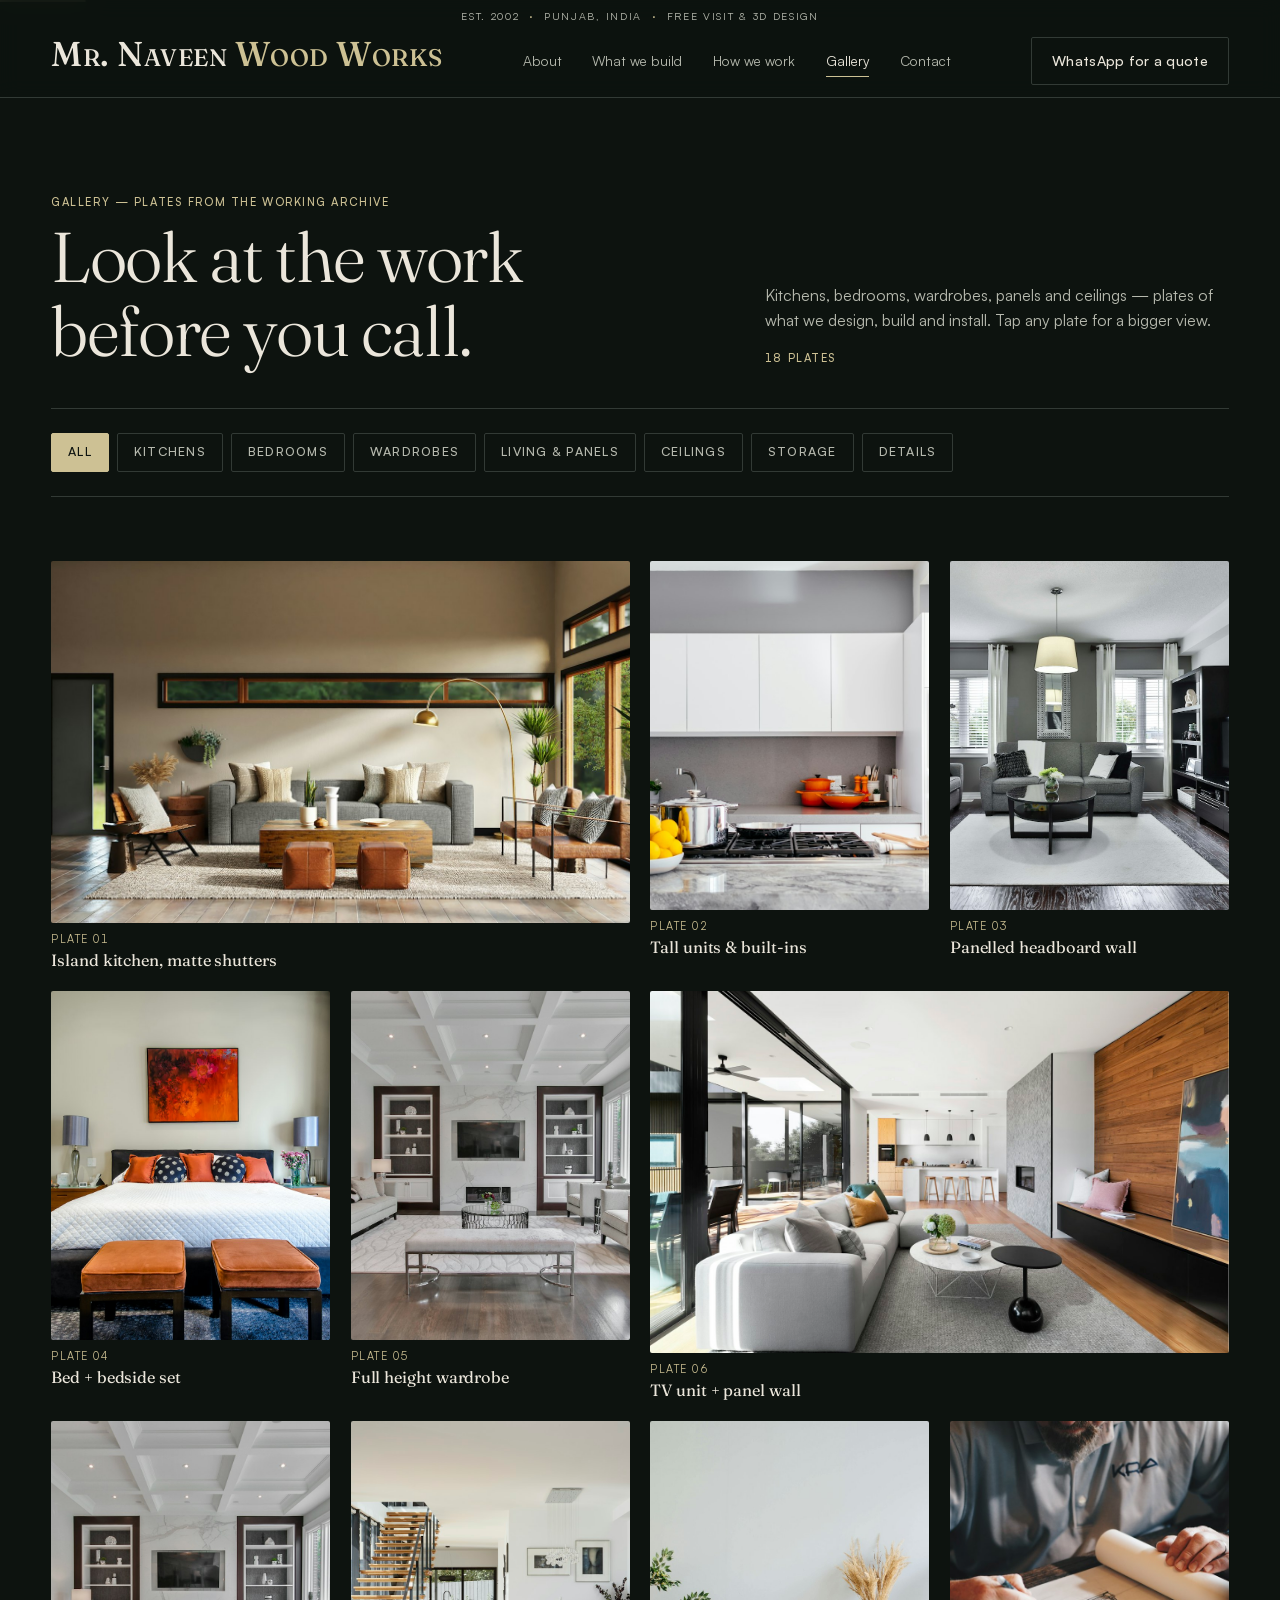
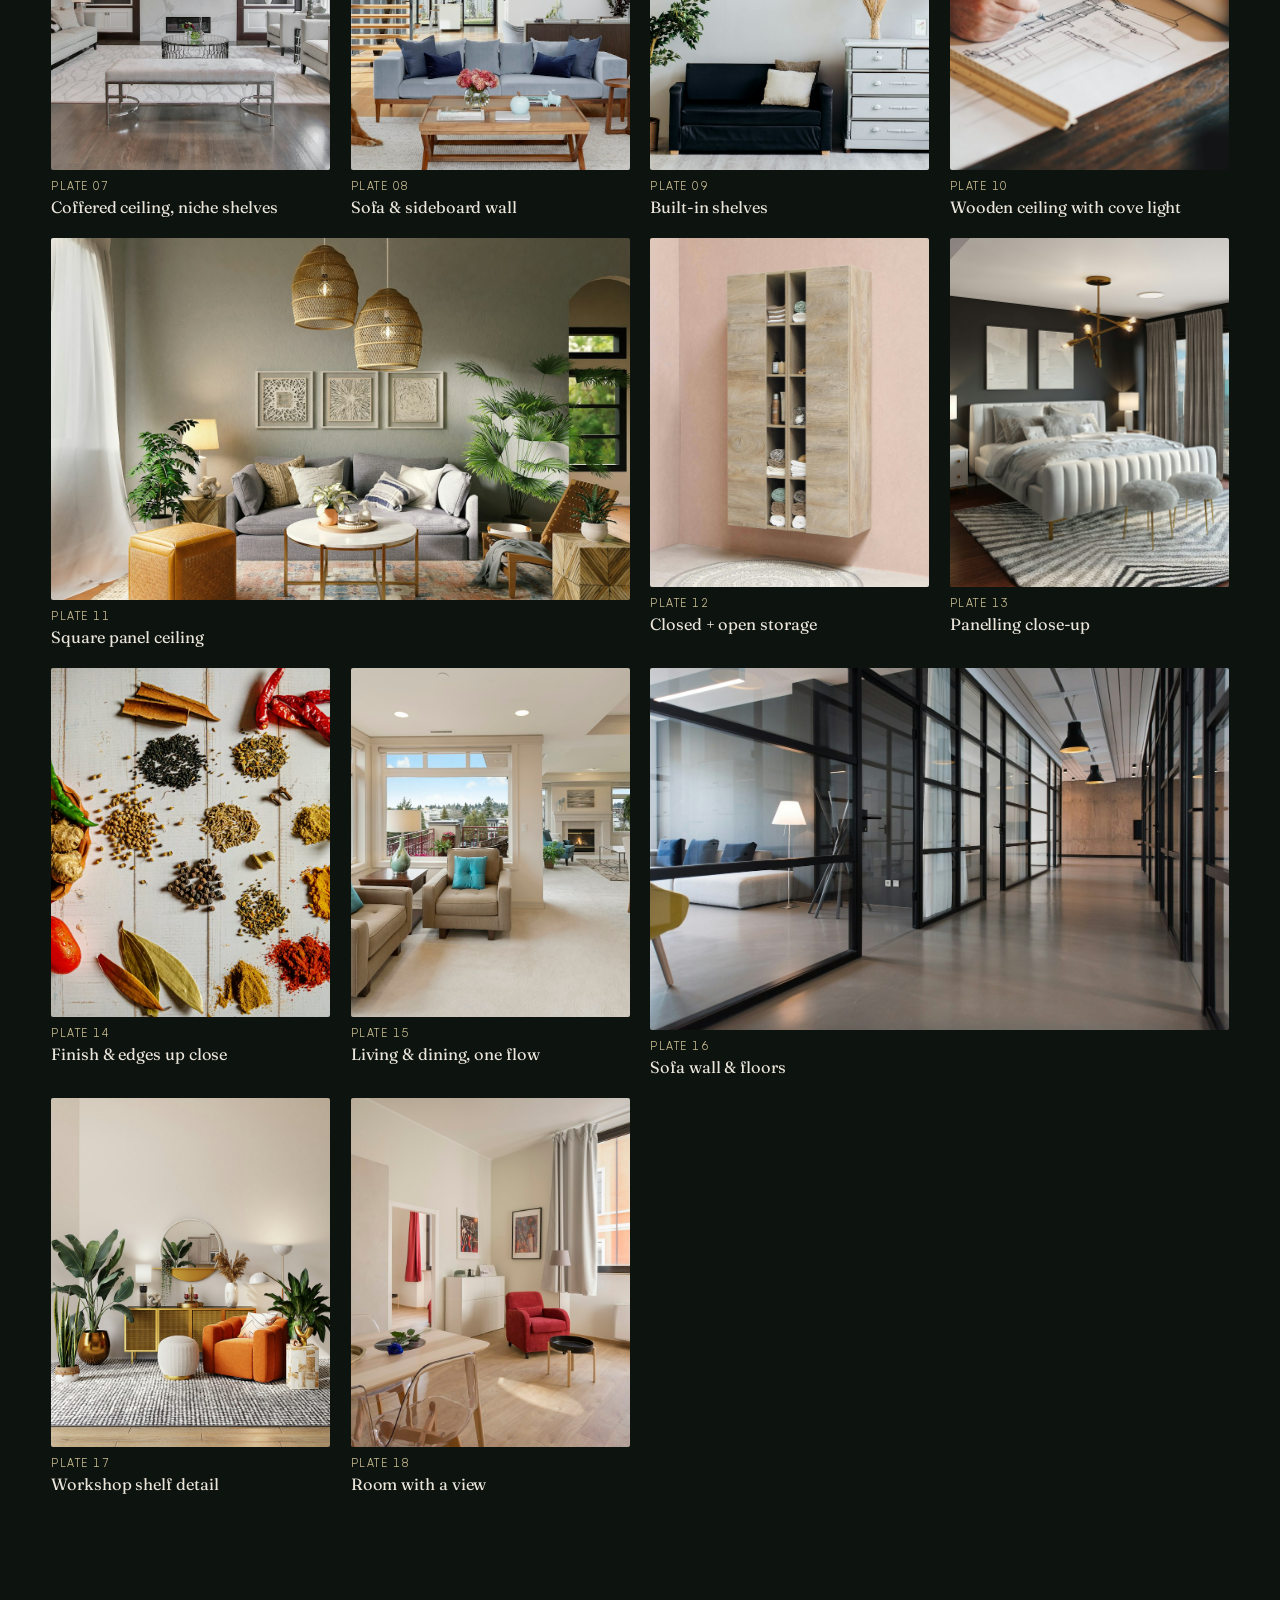
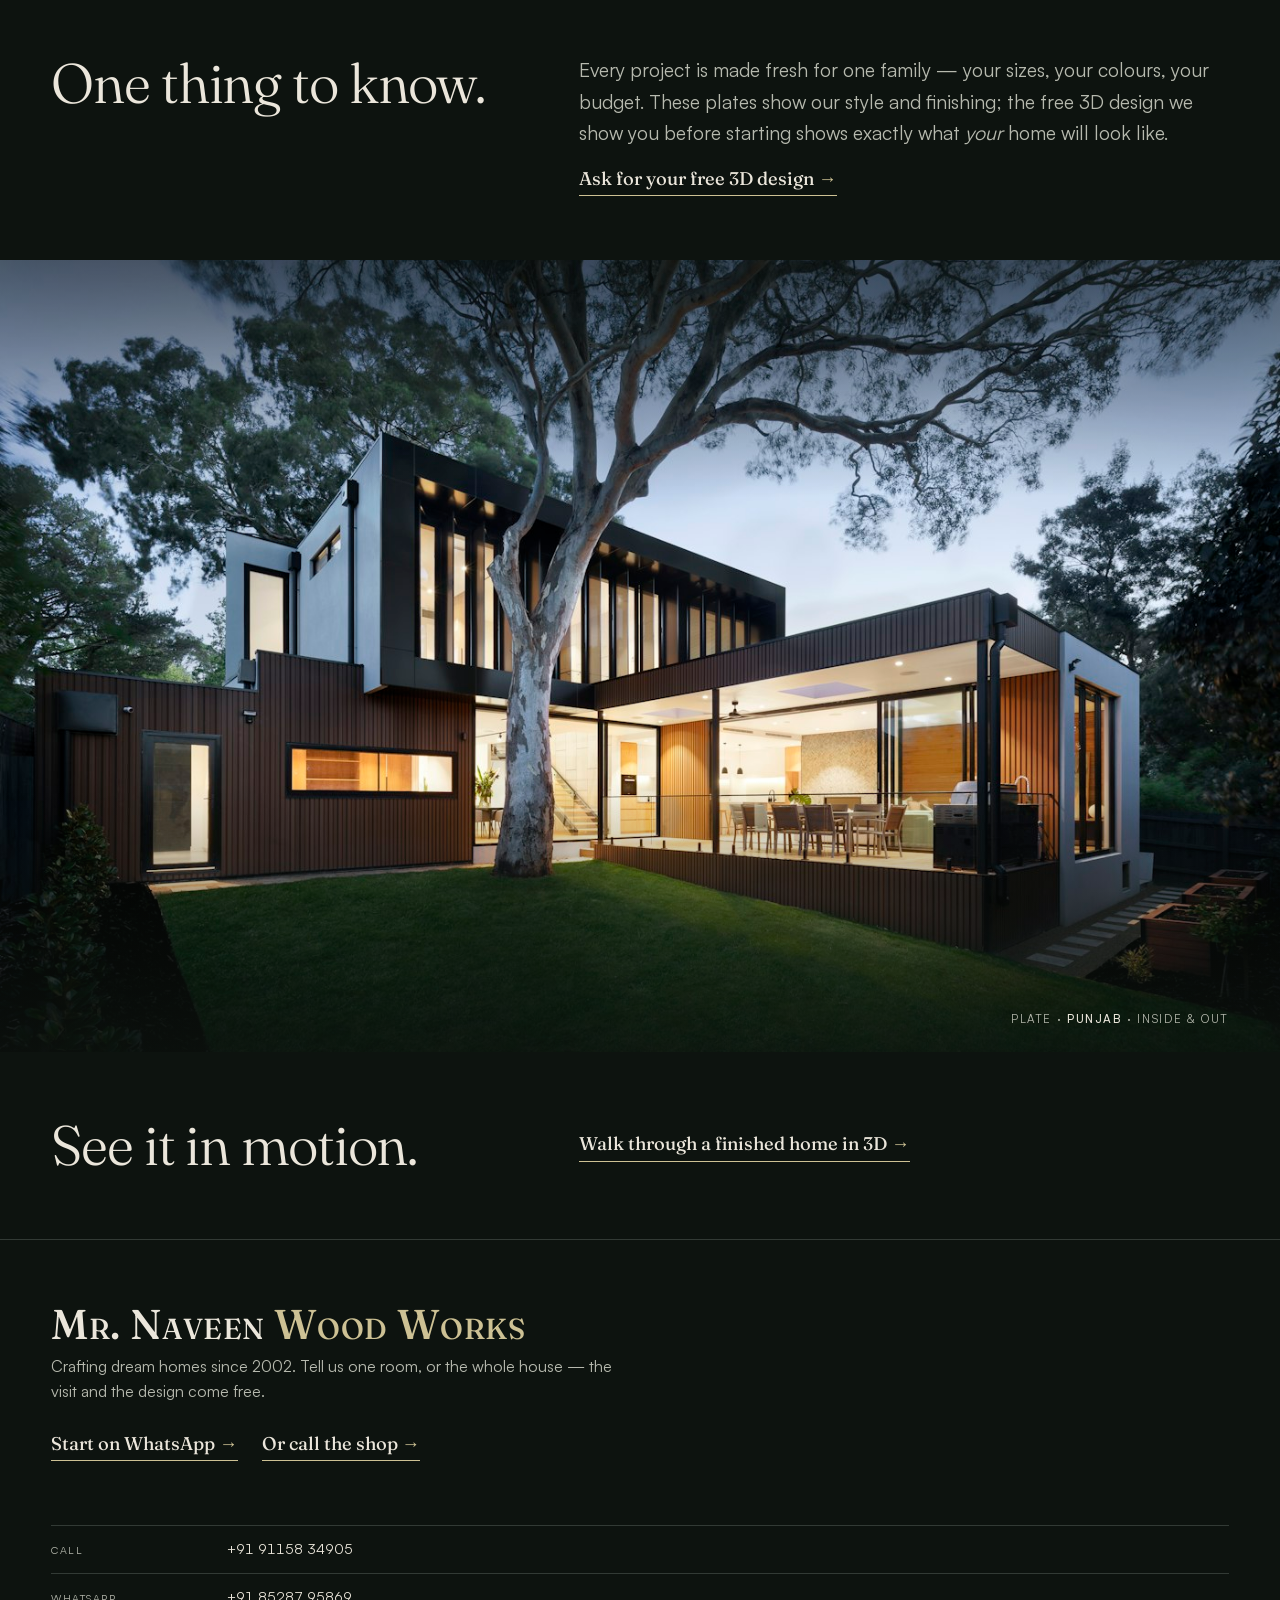
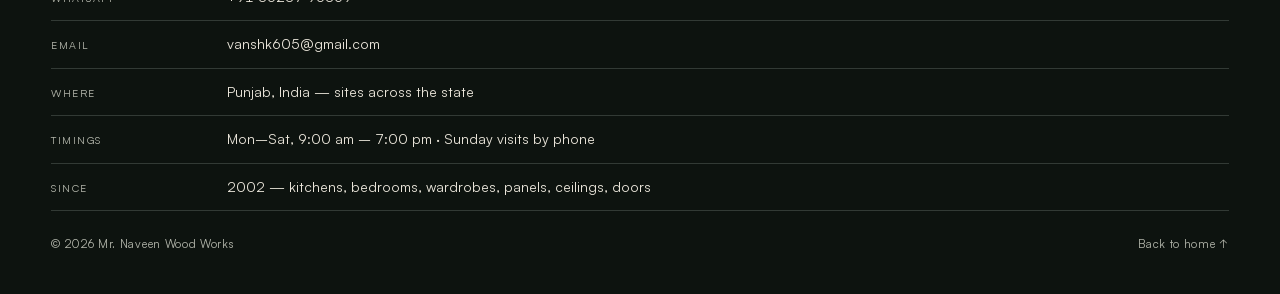
<file: gallery.html>
<!doctype html>
<html lang="en">
<head>
  <meta charset="utf-8" />
  <meta name="viewport" content="width=device-width, initial-scale=1, viewport-fit=cover" />
  <title>Gallery — Photos of Our Work | Mr. Naveen Wood Works</title>
  <meta name="description" content="Plates from real projects by Mr. Naveen Wood Works, Punjab — modular &amp; Italian kitchens, luxury bedrooms, wardrobes, TV panels, false ceilings, storage. Since 2002." />
  <meta name="theme-color" content="#0d1613" />
  <meta property="og:title" content="Gallery — Mr. Naveen Wood Works" />
  <meta property="og:description" content="Kitchens, bedrooms, wardrobes, panels and ceilings — plates from the work we design and build in Punjab." />
  <meta property="og:type" content="website" />
  <meta property="og:url" content="https://vansh1190.github.io/mrnaveenwoodworks/gallery.html" />
  <meta property="og:image" content="https://vansh1190.github.io/mrnaveenwoodworks/assets/img/living-2.jpg" />
  <meta property="og:image:width" content="1400" />
  <meta property="og:image:height" content="952" />
  <link rel="icon" href="./favicon.svg" type="image/svg+xml" />
  <link rel="alternate icon" href="./favicon.ico" />
  <link rel="apple-touch-icon" href="./logo192.png" />
  <link rel="manifest" href="./manifest.json" />
  <link rel="preload" href="./assets/fonts/satoshi-400.woff2" as="font" type="font/woff2" crossorigin />
  <link rel="preload" href="./assets/fonts/fraunces-300-600-normal.woff2" as="font" type="font/woff2" crossorigin />
  <link rel="modulepreload" href="./assets/revamp.js" />
  <link rel="stylesheet" href="./assets/revamp.css" />
</head>
<body>
  <a class="skip" href="#gallery">Skip to content</a>
  <div class="progress" aria-hidden="true"><span class="progress__bar"></span></div>

  <header class="mast" id="top">
    <p class="mast__issue">Est. 2002 <i>·</i> Punjab, India <i>·</i> Free visit &amp; 3D design</p>
    <div class="wrap mast__bar">
      <a class="mast__name" href="./index.html" aria-label="Mr. Naveen Wood Works — home">Mr. Naveen <em>Wood Works</em></a>
      <nav class="mast__links" id="primary-menu" aria-label="Primary">
        <a href="./index.html#about">About</a>
        <a href="./index.html#work">What we build</a>
        <a href="./index.html#process">How we work</a>
        <a href="./gallery.html" aria-current="page">Gallery</a>
        <a href="./index.html#contact">Contact</a>
      </nav>
      <div class="mast__cta">
        <a class="btn-sq" href="https://wa.me/918528795869?text=Hello%2C%20I%20would%20like%20a%20free%20quote%20for%20home%20interiors." target="_blank" rel="noopener">WhatsApp for a quote</a>
        <button class="mast__toggle" aria-expanded="false" aria-controls="primary-menu" aria-label="Open menu">
          <span></span><span></span>
        </button>
      </div>
    </div>
  </header>

  <main>
    <section class="gal-head">
      <div class="wrap gal-head__grid">
        <div>
          <p class="label">Gallery — plates from the working archive</p>
          <h1 class="display" style="margin-top: var(--space-xs); font-size: clamp(2.6rem, 5vw + 1rem, 4.4rem);">Look at the work before you call.</h1>
        </div>
        <div>
          <p class="gal-head__sub">Kitchens, bedrooms, wardrobes, panels and ceilings — plates of what we design, build and install. Tap any plate for a bigger view.</p>
          <p class="label" style="margin-top: var(--space-md);"><span data-gallery-count class="tnum">18</span> plates</p>
        </div>
      </div>
    </section>

    <section class="wrap" id="gallery">
      <div class="filters" role="group" aria-label="Filter plates by category" data-gallery-filters>
        <button class="chip is-on" data-filter="all" aria-pressed="true">All</button>
        <button class="chip" data-filter="kitchen" aria-pressed="false">Kitchens</button>
        <button class="chip" data-filter="bedroom" aria-pressed="false">Bedrooms</button>
        <button class="chip" data-filter="wardrobe" aria-pressed="false">Wardrobes</button>
        <button class="chip" data-filter="living" aria-pressed="false">Living &amp; panels</button>
        <button class="chip" data-filter="ceiling" aria-pressed="false">Ceilings</button>
        <button class="chip" data-filter="storage" aria-pressed="false">Storage</button>
        <button class="chip" data-filter="detail" aria-pressed="false">Details</button>
      </div>

      <div class="plates" data-gallery-grid>
        <figure class="plate-item" data-cat="kitchen" data-name="Island kitchen, matte shutters" tabindex="0" role="button" aria-label="Open photo: Island kitchen with matte shutters">
          <div class="plate-item__frame"><img src="./assets/img/kitchen-1.jpg" alt="White modular kitchen with island counter" loading="lazy" width="1400" height="738" /></div>
          <figcaption class="plate-item__cap"><span class="plate-item__no"></span><span class="plate-item__name">Island kitchen, matte shutters</span></figcaption>
        </figure>
        <figure class="plate-item" data-cat="kitchen" data-name="Tall units &amp; built-ins" tabindex="0" role="button" aria-label="Open photo: Tall units and built-ins">
          <div class="plate-item__frame"><img src="./assets/img/kitchen-2.jpg" alt="White modular kitchen with tall units and built-in oven" loading="lazy" width="1400" height="839" /></div>
          <figcaption class="plate-item__cap"><span class="plate-item__no"></span><span class="plate-item__name">Tall units &amp; built-ins</span></figcaption>
        </figure>
        <figure class="plate-item" data-cat="bedroom" data-name="Panelled headboard wall" tabindex="0" role="button" aria-label="Open photo: Panelled headboard wall">
          <div class="plate-item__frame"><img src="./assets/img/bedroom-1.jpg" alt="Bedroom with wooden panelled headboard" loading="lazy" width="1400" height="933" /></div>
          <figcaption class="plate-item__cap"><span class="plate-item__no"></span><span class="plate-item__name">Panelled headboard wall</span></figcaption>
        </figure>
        <figure class="plate-item" data-cat="bedroom" data-name="Bed + bedside set" tabindex="0" role="button" aria-label="Open photo: Bed and bedside set">
          <div class="plate-item__frame"><img src="./assets/img/bedroom-3.jpg" alt="Luxury bed with wooden bedside tables and sideboard" loading="lazy" width="1400" height="948" /></div>
          <figcaption class="plate-item__cap"><span class="plate-item__no"></span><span class="plate-item__name">Bed + bedside set</span></figcaption>
        </figure>
        <figure class="plate-item" data-cat="wardrobe" data-name="Full height wardrobe" tabindex="0" role="button" aria-label="Open photo: Full height wardrobe">
          <div class="plate-item__frame"><img src="./assets/img/wardrobe-1.jpg" alt="Full height bedroom wardrobe" loading="lazy" width="1400" height="933" /></div>
          <figcaption class="plate-item__cap"><span class="plate-item__no"></span><span class="plate-item__name">Full height wardrobe</span></figcaption>
        </figure>
        <figure class="plate-item" data-cat="living" data-name="TV unit + panel wall" tabindex="0" role="button" aria-label="Open photo: TV unit with panel wall">
          <div class="plate-item__frame"><img src="./assets/img/living-2.jpg" alt="Living room with TV unit and wooden wall panels" loading="lazy" width="1400" height="952" /></div>
          <figcaption class="plate-item__cap"><span class="plate-item__no"></span><span class="plate-item__name">TV unit + panel wall</span></figcaption>
        </figure>
        <figure class="plate-item" data-cat="living ceiling" data-name="Coffered ceiling, niche shelves" tabindex="0" role="button" aria-label="Open photo: Coffered ceiling with niche shelves">
          <div class="plate-item__frame"><img src="./assets/img/living-5.jpg" alt="Bright living room with designer false ceiling" loading="lazy" width="1400" height="933" /></div>
          <figcaption class="plate-item__cap"><span class="plate-item__no"></span><span class="plate-item__name">Coffered ceiling, niche shelves</span></figcaption>
        </figure>
        <figure class="plate-item" data-cat="living" data-name="Sofa &amp; sideboard wall" tabindex="0" role="button" aria-label="Open photo: Sofa and sideboard wall">
          <div class="plate-item__frame"><img src="./assets/img/living-4.jpg" alt="Living room with wooden coffee table and sideboard" loading="lazy" width="1400" height="933" /></div>
          <figcaption class="plate-item__cap"><span class="plate-item__no"></span><span class="plate-item__name">Sofa &amp; sideboard wall</span></figcaption>
        </figure>
        <figure class="plate-item" data-cat="living" data-name="Built-in shelves" tabindex="0" role="button" aria-label="Open photo: Built-in shelves">
          <div class="plate-item__frame"><img src="./assets/img/living-1.jpg" alt="Living room with built-in wooden shelves" loading="lazy" width="1400" height="935" /></div>
          <figcaption class="plate-item__cap"><span class="plate-item__no"></span><span class="plate-item__name">Built-in shelves</span></figcaption>
        </figure>
        <figure class="plate-item" data-cat="ceiling" data-name="Wooden ceiling with cove light" tabindex="0" role="button" aria-label="Open photo: Wooden ceiling with cove light">
          <div class="plate-item__frame"><img src="./assets/img/ceiling-1.jpg" alt="Designer wooden false ceiling with lights" loading="lazy" width="1400" height="788" /></div>
          <figcaption class="plate-item__cap"><span class="plate-item__no"></span><span class="plate-item__name">Wooden ceiling with cove light</span></figcaption>
        </figure>
        <figure class="plate-item" data-cat="ceiling" data-name="Square panel ceiling" tabindex="0" role="button" aria-label="Open photo: Square panel ceiling">
          <div class="plate-item__frame"><img src="./assets/img/ceiling-2.jpg" alt="Square panel designer ceiling" loading="lazy" width="1400" height="1400" /></div>
          <figcaption class="plate-item__cap"><span class="plate-item__no"></span><span class="plate-item__name">Square panel ceiling</span></figcaption>
        </figure>
        <figure class="plate-item" data-cat="storage" data-name="Closed + open storage" tabindex="0" role="button" aria-label="Open photo: Closed and open storage cabinet">
          <div class="plate-item__frame"><img src="./assets/img/storage-1.jpg" alt="Wooden wall cabinet with open shelves" loading="lazy" width="1400" height="2100" /></div>
          <figcaption class="plate-item__cap"><span class="plate-item__no"></span><span class="plate-item__name">Closed + open storage</span></figcaption>
        </figure>
        <figure class="plate-item" data-cat="detail" data-name="Panelling close-up" tabindex="0" role="button" aria-label="Open photo: Panelling close-up">
          <div class="plate-item__frame"><img src="./assets/img/panel-1.jpg" alt="Wooden wall panelling close-up" loading="lazy" width="1400" height="1400" /></div>
          <figcaption class="plate-item__cap"><span class="plate-item__no"></span><span class="plate-item__name">Panelling close-up</span></figcaption>
        </figure>
        <figure class="plate-item" data-cat="detail" data-name="Finish &amp; edges up close" tabindex="0" role="button" aria-label="Open photo: Finish and edges up close">
          <div class="plate-item__frame"><img src="./assets/img/detail-2.jpg" alt="Polished wood finish and edge detail" loading="lazy" width="1400" height="933" /></div>
          <figcaption class="plate-item__cap"><span class="plate-item__no"></span><span class="plate-item__name">Finish &amp; edges up close</span></figcaption>
        </figure>
        <figure class="plate-item" data-cat="living" data-name="Living &amp; dining, one flow" tabindex="0" role="button" aria-label="Open photo: Living and dining in one flow">
          <div class="plate-item__frame"><img src="./assets/img/living-6.jpg" alt="Bright living and dining space with wooden side table" loading="lazy" width="1400" height="933" /></div>
          <figcaption class="plate-item__cap"><span class="plate-item__no"></span><span class="plate-item__name">Living &amp; dining, one flow</span></figcaption>
        </figure>
        <figure class="plate-item" data-cat="living" data-name="Sofa wall &amp; floors" tabindex="0" role="button" aria-label="Open photo: Sofa wall and floors">
          <div class="plate-item__frame"><img src="./assets/img/sofa-1.jpg" alt="Living room sofa seating with wooden floor" loading="lazy" width="1400" height="935" /></div>
          <figcaption class="plate-item__cap"><span class="plate-item__no"></span><span class="plate-item__name">Sofa wall &amp; floors</span></figcaption>
        </figure>
        <figure class="plate-item" data-cat="detail" data-name="Workshop shelf detail" tabindex="0" role="button" aria-label="Open photo: Workshop shelf detail">
          <div class="plate-item__frame"><img src="./assets/img/shelf-1.jpg" alt="Wooden shelf and joinery detail" loading="lazy" width="1400" height="2489" /></div>
          <figcaption class="plate-item__cap"><span class="plate-item__no"></span><span class="plate-item__name">Workshop shelf detail</span></figcaption>
        </figure>
        <figure class="plate-item" data-cat="living" data-name="Room with a view" tabindex="0" role="button" aria-label="Open photo: Room with a view">
          <div class="plate-item__frame"><img src="./assets/img/living-3.jpg" alt="Bright room with wooden furniture" loading="lazy" width="1400" height="934" /></div>
          <figcaption class="plate-item__cap"><span class="plate-item__no"></span><span class="plate-item__name">Room with a view</span></figcaption>
        </figure>
      </div>

      <p class="gal-empty" data-gallery-empty hidden>No plates in this category yet — try “All”.</p>
    </section>

    <section class="text-fold text-fold--tight">
      <div class="wrap text-fold__grid">
        <h2 class="display">One thing to know.</h2>
        <div>
          <p class="lede">Every project is made fresh for one family — your sizes, your colours, your budget. These plates show our style and finishing; the free 3D design we show you before starting shows exactly what <em>your</em> home will look like.</p>
          <p style="margin-top: var(--space-md);"><a class="tlink" href="https://wa.me/918528795869?text=Hello%2C%20I%20saw%20the%20gallery%20and%20want%20a%20free%203D%20design." target="_blank" rel="noopener">Ask for your free 3D design <span class="arr">→</span></a></p>
        </div>
      </div>
    </section>

    <section class="fold fold--photo" aria-label="Full home exterior">
      <div class="fold__media">
        <img src="./assets/img/exterior-1.jpg" alt="Modern house exterior with wooden cladding at dusk" loading="lazy" width="1400" height="933" />
      </div>
      <p class="fold__caption">Plate · <b>Punjab</b> · inside &amp; out</p>
    </section>

    <section class="text-fold text-fold--tight">
      <div class="wrap text-fold__grid" style="align-items:center;">
        <h2 class="display">See it in motion.</h2>
        <p><a class="tlink" href="./index.html#film">Walk through a finished home in 3D <span class="arr">→</span></a></p>
      </div>
    </section>
  </main>

  <footer class="colophon" id="contact">
    <div class="wrap">
      <p class="colophon__word">Mr. Naveen <em>Wood Works</em></p>
      <p class="colophon__lede">Crafting dream homes since 2002. Tell us one room, or the whole house — the visit and the design come free.</p>
      <div class="colophon__cta">
        <a class="tlink" href="https://wa.me/918528795869?text=Hello%2C%20I%20would%20like%20a%20free%20quote%20for%20home%20interiors." target="_blank" rel="noopener">Start on WhatsApp <span class="arr">→</span></a>
        <a class="tlink" href="tel:+919115834905">Or call the shop <span class="arr">→</span></a>
      </div>

      <dl class="colophon__meta tnum">
        <div class="colophon__line"><dt>Call</dt><dd><a href="tel:+919115834905">+91 91158 34905</a></dd></div>
        <div class="colophon__line"><dt>WhatsApp</dt><dd><a href="https://wa.me/918528795869" target="_blank" rel="noopener">+91 85287 95869</a></dd></div>
        <div class="colophon__line"><dt>Email</dt><dd><a href="mailto:vanshk605@gmail.com">vanshk605@gmail.com</a></dd></div>
        <div class="colophon__line"><dt>Where</dt><dd>Punjab, India — sites across the state</dd></div>
        <div class="colophon__line"><dt>Timings</dt><dd>Mon–Sat, 9:00 am – 7:00 pm · Sunday visits by phone</dd></div>
        <div class="colophon__line"><dt>Since</dt><dd>2002 — kitchens, bedrooms, wardrobes, panels, ceilings, doors</dd></div>
      </dl>

      <div class="colophon__base">
        <span>© <span data-year>2026</span> Mr. Naveen Wood Works</span>
        <a href="./index.html">Back to home ↑</a>
      </div>
    </div>
  </footer>

  <script type="module" src="./assets/revamp.js"></script>
  <script type="module" src="./assets/gallery.js"></script>
</body>
</html>
</file>
<file: assets/revamp.css>
/* Hallmark · genre: editorial · macrostructure: Photographic · theme: dark editorial
   (green-gold, tinted neutrals, khaki accent) · enrichment: none — photography + type
   nav: N6 newspaper masthead (condense-on-scroll) · footer: Ft4 dense colophon
   H6 knobs: area=full-bleed 88svh · caption=lower-right · text=overlay-corner
   F3 knobs: columns=2 · rules=every-row · numbers=tabular
   F4 knobs: numbering=1.0 · layout=vertical · connector=none
   designed-as-app · design-system: design.md
   pre-emit critique: P5 H4 E4 S4 R5 V4 */

@import url("./fonts/fraunces.css");
@import url("./fonts/satoshi.css");

/* ---------- locked tokens (design.md) ---------- */
:root {
  --color-paper: #0d1613;      --color-paper: oklch(18% 0.012 155);
  --color-paper-2: #16221c;    --color-paper-2: oklch(24% 0.016 155);
  --color-rule: #35443c;       --color-rule: oklch(34% 0.014 155);
  --color-muted: #b3bcae;      --color-muted: oklch(78% 0.016 120);
  --color-ink: #ede7db;        --color-ink: oklch(92.5% 0.016 85);
  --color-accent: #cfc38f;     --color-accent: oklch(81% 0.062 95);
  --color-accent-ink: #0d1613; --color-accent-ink: oklch(18% 0.012 155);
  --color-focus: #ddd2a0;      --color-focus: oklch(87% 0.07 95);
  --color-sage: #93a98c;       --color-sage: oklch(68% 0.045 145);

  --font-display: "Fraunces", "Iowan Old Style", Georgia, serif;
  --font-body: "Satoshi", "Helvetica Neue", Arial, sans-serif;

  --space-3xs: 0.125rem; --space-2xs: 0.25rem; --space-xs: 0.5rem;
  --space-sm: 0.75rem;   --space-md: 1rem;     --space-lg: 1.5rem;
  --space-xl: 2.5rem;    --space-2xl: 4rem;    --space-3xl: 6rem;
  --space-4xl: 9rem;

  --ease-out: cubic-bezier(.16, 1, .3, 1);
  --ease-in: cubic-bezier(.7, 0, .84, 0);
  --ease-in-out: cubic-bezier(.65, 0, .35, 1);
  --dur-micro: 120ms; --dur-short: 220ms; --dur-long: 420ms;

  --radius-card: 2px;
  --page-gutter: clamp(1rem, 4vw, 4rem);
  --z-base: 1; --z-raised: 10; --z-dropdown: 100;
  --z-sticky: 200; --z-modal: 400; --z-tooltip: 600;

  --rule-hair: 1px;
}

*, ::before, ::after { box-sizing: border-box; }

html {
  -webkit-text-size-adjust: 100%;
  overflow-x: clip;
  scroll-behavior: smooth;
}
body {
  margin: 0;
  overflow-x: clip;
  background: var(--color-paper);
  color: var(--color-ink);
  font-family: var(--font-body);
  font-weight: 400;
  font-size: clamp(16px, 1.02vw, 17px);
  line-height: 1.6;
  -webkit-font-smoothing: antialiased;
}
body.is-locked { overflow-y: hidden; }

img, video { display: block; max-width: 100%; }
a { color: inherit; text-decoration: none; }
h1, h2, h3, p, ol, ul, figure, blockquote { margin: 0; }
ol, ul { padding: 0; list-style: none; }
button { font: inherit; color: inherit; background: none; border: 0; }
table { border-collapse: collapse; width: 100%; }

::selection { background: var(--color-accent); color: var(--color-accent-ink); }
:focus-visible { outline: 2px solid var(--color-focus); outline-offset: 3px; }

.wrap { width: min(1320px, 100%); padding-inline: var(--page-gutter); margin-inline: auto; }
.tnum { font-variant-numeric: tabular-nums; }
.skip {
  position: fixed; top: -100px; left: var(--space-md); z-index: var(--z-tooltip);
  background: var(--color-accent); color: var(--color-accent-ink);
  padding: var(--space-xs) var(--space-md); border-radius: var(--radius-card);
  transition: top var(--dur-short) var(--ease-out);
}
.skip:focus { top: var(--space-md); }

/* ---------- shared editorial type ---------- */
.label {
  font-size: 0.7rem; font-weight: 500; text-transform: uppercase;
  letter-spacing: 0.14em; color: var(--color-accent);
}
.display {
  font-family: var(--font-display); font-weight: 320; font-style: normal;
  line-height: 1.05; letter-spacing: -0.02em; font-size: clamp(2rem, 3.6vw + 0.6rem, 3.6rem);
  text-wrap: balance; overflow-wrap: anywhere; min-width: 0;
}
.lede {
  color: var(--color-muted); font-size: clamp(1.02rem, 1.1vw + 0.7rem, 1.22rem);
  max-width: 62ch;
}
.sec-no {
  font-family: var(--font-display); font-size: 0.8rem; letter-spacing: 0.1em;
  color: var(--color-accent); font-variant-numeric: tabular-nums;
}

/* typographic-link CTA — primary button voice */
.tlink {
  display: inline-block; white-space: nowrap;
  font-family: var(--font-display); font-size: 1.15rem; font-weight: 450;
  border-bottom: var(--rule-hair) solid var(--color-accent); padding-bottom: 2px;
  transition: color var(--dur-micro) var(--ease-out), border-color var(--dur-micro) var(--ease-out);
}
.tlink .arr { font-style: normal; color: var(--color-accent); }
.tlink:hover { color: var(--color-accent); }

/* hairline rectangular chip — secondary control voice */
.btn-sq {
  display: inline-flex; align-items: center; gap: var(--space-xs);
  white-space: nowrap; padding: 0.72rem 1.25rem;
  border: var(--rule-hair) solid var(--color-rule); border-radius: var(--radius-card);
  font-size: 0.88rem; font-weight: 500; letter-spacing: 0.02em;
  transition: border-color var(--dur-micro) var(--ease-out), color var(--dur-micro) var(--ease-out), background-color var(--dur-micro) var(--ease-out);
}
.btn-sq:hover { border-color: var(--color-accent); color: var(--color-accent); }
.btn-sq--fill { background: var(--color-accent); border-color: var(--color-accent); color: var(--color-accent-ink); font-weight: 700; }
.btn-sq--fill:hover { background: transparent; color: var(--color-accent); }

/* ---------- reading progress (functional) ---------- */
.progress {
  position: fixed; inset: 0 auto auto 0; width: 100%; height: 2px;
  z-index: var(--z-sticky); background: transparent; pointer-events: none;
}
.progress__bar {
  display: block; height: 100%; width: 100%; transform: scaleX(0); transform-origin: 0 50%;
  background: var(--color-accent);
}

/* ---------- N6 masthead nav ---------- */
.mast {
  position: sticky; top: 0; z-index: var(--z-sticky);
  background: color-mix(in oklab, var(--color-paper) 92%, transparent);
  backdrop-filter: blur(10px);
  border-bottom: var(--rule-hair) solid var(--color-rule);
}
.mast__issue {
  text-align: center; padding-top: var(--space-xs);
  font-size: 0.66rem; letter-spacing: 0.16em; text-transform: uppercase;
  color: var(--color-muted);
}
.mast__issue i { font-style: normal; color: var(--color-accent); padding-inline: 0.5em; }
.mast__bar {
  display: flex; align-items: baseline; justify-content: space-between; gap: var(--space-lg);
  padding-block: var(--space-sm) var(--space-sm);
}
.mast__name {
  font-family: var(--font-display); font-weight: 500; font-style: normal;
  font-size: clamp(1.35rem, 2.2vw + 0.4rem, 2.15rem); line-height: 1;
  letter-spacing: 0.015em; font-variant-caps: small-caps; white-space: nowrap;
}
.mast__name em { font-style: normal; color: var(--color-accent); }
.mast__links { display: flex; gap: clamp(var(--space-md), 2.4vw, var(--space-xl)); font-size: 0.86rem; }
.mast__links a {
  position: relative; color: var(--color-muted); white-space: nowrap; padding-block: 4px;
  transition: color var(--dur-micro) var(--ease-out);
}
.mast__links a:hover, .mast__links a[aria-current="page"] { color: var(--color-ink); }
.mast__links a[aria-current="page"] { border-bottom: var(--rule-hair) solid var(--color-accent); }
.mast__cta { display: flex; align-items: center; gap: var(--space-sm); }

/* condensed state past 80px — sticky mini-mast, same vocabulary */
.mast.is-small .mast__issue { display: none; }
.mast.is-small .mast__name { font-size: 1.12rem; }
.mast.is-small .mast__bar { padding-block: 0.55rem; }

/* mobile disclosure */
.mast__toggle {
  display: none; width: 44px; height: 44px; border: var(--rule-hair) solid var(--color-rule);
  border-radius: var(--radius-card); position: relative;
}
.mast__toggle span { position: absolute; left: 12px; width: 20px; height: 1px; background: var(--color-ink); transition: transform var(--dur-long) var(--ease-in-out); }
.mast__toggle span:nth-child(1) { top: 19px; }
.mast__toggle span:nth-child(2) { top: 25px; }
.mast.is-open .mast__toggle span:nth-child(1) { transform: translateY(3px) rotate(45deg); }
.mast.is-open .mast__toggle span:nth-child(2) { transform: translateY(-3px) rotate(-45deg); }

@media (max-width: 60rem) {
  .mast__links {
    position: fixed; inset: 0; z-index: var(--z-raised); display: flex; flex-direction: column;
    align-items: flex-start; justify-content: center; gap: var(--space-lg);
    padding: var(--space-2xl) var(--page-gutter);
    background: var(--color-paper-2); visibility: hidden;
  }
  .mast__links a { font-family: var(--font-display); font-size: clamp(1.7rem, 8vw, 2.4rem); color: var(--color-ink); }
  .mast.is-open .mast__links { visibility: visible; }
  .mast.is-open { background: var(--color-paper-2); }
  .mast.is-open .mast__issue { display: none; }
  .mast__toggle { display: block; }
  .mast__cta .btn-sq { display: none; }
}

/* ---------- H6 photographic folds ---------- */
.fold { position: relative; }
.fold--photo { height: min(88svh, 860px); }
.fold--photo .fold__media { position: absolute; inset: 0; overflow: hidden; background: var(--color-paper-2); }
.fold--photo .fold__media img, .fold--photo .fold__media video { width: 100%; height: 100%; object-fit: cover; }
.fold--photo::after {
  content: ""; position: absolute; inset: 0; pointer-events: none;
  background: linear-gradient(to top, color-mix(in oklab, var(--color-paper) 78%, transparent) 0%, transparent 34%),
              linear-gradient(to bottom, color-mix(in oklab, var(--color-paper) 55%, transparent) 0%, transparent 30%);
}
.fold__title {
  position: absolute; z-index: var(--z-base); top: clamp(4.6rem, 12vh, 8.5rem);
  left: var(--page-gutter); right: var(--page-gutter); max-width: 21ch;
  font-family: var(--font-display); font-weight: 300; font-style: normal;
  font-size: clamp(2.6rem, 5vw + 1rem, 4.8rem); line-height: 1.04; letter-spacing: -0.025em;
  text-wrap: balance; overflow-wrap: anywhere;
}
.fold__title .accent { color: var(--color-accent); }
.fold__caption {
  position: absolute; z-index: var(--z-base); bottom: var(--space-lg); right: var(--page-gutter);
  font-size: 0.72rem; letter-spacing: 0.14em; text-transform: uppercase; color: var(--color-muted);
}
.fold__caption b { font-weight: 500; color: var(--color-ink); }
.fold__foot {
  position: absolute; z-index: var(--z-base); bottom: var(--space-lg); left: var(--page-gutter);
  display: flex; align-items: center; gap: var(--space-lg); flex-wrap: wrap;
}
.fold__note { color: var(--color-muted); font-size: 0.9rem; max-width: 34ch; }

/* one orchestrated entrance, load-time only, ≤ 500 ms */
.entrance { opacity: 0; transform: translateY(10px); animation: settle var(--dur-long) var(--ease-out) forwards; animation-delay: calc(var(--i, 0) * 90ms); }
@keyframes settle { to { opacity: 1; transform: none; } }

/* ---------- text folds ---------- */
.text-fold { padding-block: var(--space-4xl) var(--space-3xl); }
.text-fold--tight { padding-block: var(--space-2xl); }
.text-fold__grid { display: grid; grid-template-columns: minmax(0, 5fr) minmax(0, 7fr); gap: clamp(var(--space-lg), 5vw, var(--space-3xl)); align-items: start; }
.text-fold__grid--flip { grid-template-columns: minmax(0, 7fr) minmax(0, 5fr); }
.text-fold__aside { display: grid; gap: var(--space-md); }
@media (max-width: 60rem) { .text-fold__grid, .text-fold__grid--flip { grid-template-columns: minmax(0, 1fr); } }

.statement {
  font-family: var(--font-display); font-weight: 300; font-style: normal;
  font-size: clamp(1.55rem, 2.4vw + 0.6rem, 2.7rem); line-height: 1.22; letter-spacing: -0.015em;
  max-width: 34ch; text-wrap: balance;
}
.statement .accent { color: var(--color-accent); }

/* ---------- proof strip (real facts only) ---------- */
.proof { border-block: var(--rule-hair) solid var(--color-rule); }
.proof__row {
  display: grid; grid-template-columns: repeat(4, minmax(0, 1fr));
  border-inline-start: var(--rule-hair) solid var(--color-rule);
}
.proof__item { padding: var(--space-xl) var(--space-lg); border-inline-end: var(--rule-hair) solid var(--color-rule); }
.proof__num { font-family: var(--font-display); font-weight: 340; font-size: clamp(1.9rem, 3.2vw, 3rem); line-height: 1; font-variant-numeric: tabular-nums; }
.proof__label { margin-top: var(--space-xs); font-size: 0.72rem; letter-spacing: 0.12em; text-transform: uppercase; color: var(--color-muted); }
@media (max-width: 60rem) {
  .proof__row { grid-template-columns: repeat(2, minmax(0, 1fr)); }
  .proof__item { border-block-end: var(--rule-hair) solid var(--color-rule); }
}
@media (max-width: 30rem) {
  .proof__row { grid-template-columns: minmax(0, 1fr); }
}

/* ---------- F3 ledger (tabular rows, hairlines) ---------- */
.ledger { border-top: var(--rule-hair) solid var(--color-rule); }
.ledger__row {
  display: grid; grid-template-columns: minmax(0, 10ch) minmax(0, 26ch) minmax(0, 1fr);
  gap: var(--space-md); align-items: baseline;
  padding-block: var(--space-md); border-bottom: var(--rule-hair) solid var(--color-rule);
}
.ledger__no { font-family: var(--font-display); font-size: 0.85rem; color: var(--color-accent); font-variant-numeric: tabular-nums; }
.ledger__name { font-family: var(--font-display); font-weight: 400; font-size: clamp(1.15rem, 1.4vw + 0.5rem, 1.5rem); line-height: 1.15; letter-spacing: -0.01em; }
.ledger__note { color: var(--color-muted); font-size: 0.92rem; }
@media (max-width: 60rem) {
  .ledger__row { grid-template-columns: minmax(0, 4ch) minmax(0, 1fr); }
  .ledger__note { grid-column: 2; }
}

/* ---------- work plates (photo + caption columns) ---------- */
.plate { display: grid; grid-template-columns: minmax(0, 7fr) minmax(0, 5fr); gap: clamp(var(--space-lg), 4vw, var(--space-2xl)); align-items: center; }
.plate + .plate { margin-top: var(--space-3xl); }
.plate--flip .plate__media { order: 2; }
.plate--flip .plate__body { order: 1; }
.plate__media { overflow: hidden; border-radius: var(--radius-card); aspect-ratio: 16 / 10; background: var(--color-paper-2); }
.plate__media img { width: 100%; height: 100%; object-fit: cover; }
.plate__body { display: grid; gap: var(--space-sm); justify-items: start; }
.plate__caption { font-size: 0.72rem; letter-spacing: 0.14em; text-transform: uppercase; color: var(--color-muted); }
.plate__title { font-family: var(--font-display); font-weight: 340; font-style: normal; font-size: clamp(1.7rem, 2.6vw + 0.5rem, 2.8rem); line-height: 1.06; letter-spacing: -0.02em; text-wrap: balance; }
.plate__copy { color: var(--color-muted); max-width: 46ch; }
@media (max-width: 60rem) {
  .plate, .plate--flip { grid-template-columns: minmax(0, 1fr); }
  .plate--flip .plate__media { order: 0; }
  .plate--flip .plate__body { order: 0; }
  .plate + .plate { margin-top: var(--space-2xl); }
}

/* ---------- F4 step sequence ---------- */
.steps { border-top: var(--rule-hair) solid var(--color-rule); }
.step { display: grid; grid-template-columns: 6.5ch minmax(0, 1fr); gap: 0 clamp(var(--space-md), 3vw, var(--space-2xl)); padding-block: clamp(var(--space-lg), 4vh, var(--space-xl)); border-bottom: var(--rule-hair) solid var(--color-rule); }
.step__no { font-family: var(--font-display); font-size: clamp(1.3rem, 2vw, 2rem); font-weight: 300; color: var(--color-accent); font-variant-numeric: tabular-nums; line-height: 1.1; }
.step h3 { font-family: var(--font-display); font-weight: 420; font-size: clamp(1.15rem, 1.5vw + 0.4rem, 1.55rem); line-height: 1.15; letter-spacing: -0.01em; }
.step p { color: var(--color-muted); max-width: 58ch; margin-top: var(--space-xs); }

/* ---------- promises ledger (why us) ---------- */
.promises { display: grid; grid-template-columns: repeat(2, minmax(0, 1fr)); column-gap: clamp(var(--space-xl), 6vw, var(--space-3xl)); }
.promise { padding-block: var(--space-lg); border-bottom: var(--rule-hair) solid var(--color-rule); }
.promise dt { font-size: 0.72rem; letter-spacing: 0.14em; text-transform: uppercase; color: var(--color-accent); margin-bottom: var(--space-xs); }
.promise dd { margin: 0; font-family: var(--font-display); font-weight: 350; font-size: clamp(1.08rem, 1.2vw + 0.5rem, 1.35rem); line-height: 1.3; letter-spacing: -0.005em; }
@media (max-width: 48rem) { .promises { grid-template-columns: minmax(0, 1fr); } }

/* ---------- materials ---------- */
.spec th, .spec td { text-align: left; padding-block: var(--space-md); border-bottom: var(--rule-hair) solid var(--color-rule); vertical-align: baseline; }
.spec th { font-size: 0.7rem; letter-spacing: 0.14em; text-transform: uppercase; color: var(--color-accent); font-weight: 500; width: 12ch; }
.spec td { color: var(--color-muted); }

/* ---------- film (3D walkthrough — the one scroll-linked motion) ---------- */
.film { position: relative; }
.film__pin {
  position: sticky; top: 0; overflow: hidden; background: var(--color-paper-2);
  border-block: var(--rule-hair) solid var(--color-rule);
}
.film__sizer { height: 300vh; height: 300svh; pointer-events: none; }
.film__canvas { position: absolute; inset: 0; width: 100%; height: 100%; display: block; }
.film__stage {
  position: relative; z-index: var(--z-raised); width: min(1320px, 100%); margin-inline: auto;
  padding: 0 var(--page-gutter) clamp(4rem, 10vh, 7rem); min-height: 74svh;
  display: flex; flex-direction: column; justify-content: flex-end;
}
.film__sr { position: absolute; width: 1px; height: 1px; overflow: hidden; clip-path: inset(50%); }
.film__beats { position: relative; min-height: clamp(210px, 26svh, 300px); max-width: 44rem; }
.film__beat {
  position: absolute; inset: 0; opacity: 0; transform: translateY(14px); pointer-events: none;
  transition: opacity var(--dur-long) var(--ease-out), transform var(--dur-long) var(--ease-out);
}
.film__beat.is-on { opacity: 1; transform: none; }
.film__no { display: block; margin-bottom: var(--space-xs); }
.film__title { font-family: var(--font-display); font-weight: 320; font-style: normal; font-size: clamp(1.6rem, 3vw + 0.5rem, 3rem); line-height: 1.06; letter-spacing: -0.02em; text-wrap: balance; }
.film__copy { margin-top: var(--space-xs); color: var(--color-muted); max-width: 46ch; }
.film__rail { position: relative; height: 1px; background: var(--color-rule); margin-top: var(--space-xl); }
.film__railfill { position: absolute; inset: 0; transform-origin: 0 50%; transform: scaleX(0); background: var(--color-accent); }
.film__hint { display: none; margin-top: var(--space-sm); font-size: 0.7rem; letter-spacing: 0.14em; text-transform: uppercase; color: var(--color-muted); }
@media (min-width: 60rem) { .film__hint { display: block; } }

.film__fallback { position: relative; }
.film__fallback img { position: absolute; inset: 0; width: 100%; height: 100%; object-fit: cover; opacity: 0; transition: opacity var(--dur-long) var(--ease-out); }
.film__fallback img.is-on { opacity: 1; }
.film.is-reduced .film__pin { position: static; }
.film.is-reduced .film__sizer { display: none; }
.film.is-reduced .film__canvas { display: none; }
.film.is-reduced .film__fallback { position: static; display: grid; gap: var(--space-md); padding: var(--space-xl) var(--page-gutter) var(--space-2xl); }
.film.is-reduced .film__fallback img { position: static; opacity: 1; aspect-ratio: 16 / 10; }
.film.is-reduced .film__stage { min-height: 0; padding-top: var(--space-2xl); }
.film.is-reduced .film__beats { min-height: 0; display: grid; gap: var(--space-xl); }
.film.is-reduced .film__beat { position: static; opacity: 1; transform: none; }
.film.is-reduced .film__rail, .film.is-reduced .film__hint { display: none; }


/* ---------- gallery: index head, plates, filters, lightbox ---------- */
.gal-head { padding-block: var(--space-3xl) var(--space-xl); }
.gal-head__grid { display: grid; grid-template-columns: minmax(0, 7fr) minmax(0, 5fr); gap: clamp(var(--space-lg), 5vw, var(--space-2xl)); align-items: end; }
.gal-head__sub { color: var(--color-muted); max-width: 52ch; }
@media (max-width: 60rem) { .gal-head__grid { grid-template-columns: minmax(0, 1fr); align-items: start; } }

.filters { display: flex; flex-wrap: wrap; gap: var(--space-xs); padding-block: var(--space-lg); border-block: var(--rule-hair) solid var(--color-rule); }
.chip {
  white-space: nowrap; cursor: pointer; padding: 0.55rem 1rem;
  border: var(--rule-hair) solid var(--color-rule); border-radius: var(--radius-card);
  color: var(--color-muted); font-size: 0.78rem; font-weight: 500;
  letter-spacing: 0.1em; text-transform: uppercase;
  transition: border-color var(--dur-micro) var(--ease-out), color var(--dur-micro) var(--ease-out), background-color var(--dur-micro) var(--ease-out);
}
.chip:hover { border-color: var(--color-accent); color: var(--color-ink); }
.chip.is-on { background: var(--color-accent); border-color: var(--color-accent); color: var(--color-accent-ink); }

.plates { display: grid; grid-template-columns: repeat(4, minmax(0, 1fr)); gap: clamp(var(--space-md), 1.6vw, var(--space-lg)); padding-block: var(--space-2xl) var(--space-3xl); grid-auto-flow: dense; }
.plate-item { cursor: zoom-in; }
.plate-item__frame { overflow: hidden; aspect-ratio: 4 / 5; background: var(--color-paper-2); border-radius: var(--radius-card); }
.plate-item img { width: 100%; height: 100%; object-fit: cover; transition: transform var(--dur-long) var(--ease-out); }
@media (hover: hover) and (pointer: fine) {
  .plate-item:hover img { transform: scale(1.03); }
}
.plate-item.is-hidden { display: none; }
.plate-item--wide { grid-column: span 2; }
.plate-item--wide .plate-item__frame { aspect-ratio: 8 / 5; }
.plate-item__cap { padding-top: var(--space-xs); display: grid; gap: 2px; }
.plate-item__no { font-size: 0.68rem; letter-spacing: 0.14em; text-transform: uppercase; color: var(--color-accent); font-variant-numeric: tabular-nums; }
.plate-item__name { font-family: var(--font-display); font-weight: 400; font-size: 1.02rem; line-height: 1.25; letter-spacing: -0.005em; }
.gal-empty { padding-block: var(--space-3xl); text-align: center; color: var(--color-muted); font-family: var(--font-display); font-size: 1.4rem; }
@media (max-width: 60rem) { .plates { grid-template-columns: repeat(2, minmax(0, 1fr)); } }
@media (max-width: 30rem) {
  .plates { grid-template-columns: minmax(0, 1fr); }
  .plate-item--wide { grid-column: span 1; }
  .plate-item--wide .plate-item__frame { aspect-ratio: 4 / 3; }
}

.lightbox {
  position: fixed; inset: 0; z-index: var(--z-modal); display: grid;
  grid-template-rows: auto 1fr auto;
  background: color-mix(in oklab, var(--color-paper) 94%, black);
  opacity: 0; visibility: hidden;
  transition: opacity var(--dur-short) var(--ease-out), visibility var(--dur-short);
}
.lightbox.is-open { opacity: 1; visibility: visible; }
.lightbox__top { display: flex; align-items: center; justify-content: space-between; padding: var(--space-md) var(--page-gutter); }
.lightbox__count { font-size: 0.78rem; letter-spacing: 0.14em; text-transform: uppercase; color: var(--color-muted); font-variant-numeric: tabular-nums; }
.lightbox__count b { color: var(--color-accent); font-weight: 500; }
.lightbox__stage { display: grid; place-items: center; padding: 0 var(--page-gutter); min-height: 0; }
.lightbox__stage img { max-width: 100%; max-height: calc(100svh - 220px); width: auto; height: auto; object-fit: contain; border-radius: var(--radius-card); }
.lightbox__foot { display: flex; align-items: center; justify-content: space-between; gap: var(--space-md); padding: var(--space-md) var(--page-gutter) var(--space-xl); }
.lightbox__meta { display: grid; gap: 2px; min-width: 0; }
.lightbox__caption { font-family: var(--font-display); font-weight: 400; font-size: clamp(1.05rem, 1.6vw, 1.4rem); }
.lightbox__tag { font-size: 0.68rem; letter-spacing: 0.14em; text-transform: uppercase; color: var(--color-accent); }
.lightbox__nav { display: flex; gap: var(--space-xs); flex: none; }
.sqbtn {
  width: 44px; height: 44px; border: var(--rule-hair) solid var(--color-rule); border-radius: var(--radius-card);
  display: grid; place-items: center; font-size: 1rem; color: var(--color-ink); cursor: pointer;
  transition: border-color var(--dur-micro) var(--ease-out), color var(--dur-micro) var(--ease-out);
}
.sqbtn:hover { border-color: var(--color-accent); color: var(--color-accent); }
@media (max-width: 40rem) { .lightbox__stage img { max-height: calc(100svh - 250px); } }

/* ---------- Ft4 dense colophon footer ---------- */
.colophon { border-top: var(--rule-hair) solid var(--color-rule); padding-block: var(--space-2xl) var(--space-xl); }
.colophon__word { font-family: var(--font-display); font-weight: 500; font-variant-caps: small-caps; font-size: clamp(1.6rem, 4vw, 2.6rem); letter-spacing: 0.01em; line-height: 1; }
.colophon__word em { font-style: normal; color: var(--color-accent); }
.colophon__lede { color: var(--color-muted); margin-top: var(--space-xs); max-width: 52ch; }
.colophon__cta { display: flex; flex-wrap: wrap; gap: var(--space-lg); margin-top: var(--space-lg); }
.colophon__meta { margin-top: var(--space-2xl); border-top: var(--rule-hair) solid var(--color-rule); }
.colophon__line {
  display: grid; grid-template-columns: 16ch minmax(0, 1fr); gap: var(--space-md);
  padding-block: var(--space-sm); border-bottom: var(--rule-hair) solid var(--color-rule);
  font-size: 0.88rem; align-items: baseline;
}
.colophon__line dt { font-size: 0.66rem; letter-spacing: 0.14em; text-transform: uppercase; color: var(--color-muted); }
.colophon__line dd { margin: 0; }
.colophon__line a { border-bottom: var(--rule-hair) solid transparent; white-space: nowrap; transition: color var(--dur-micro) var(--ease-out), border-color var(--dur-micro) var(--ease-out); }
.colophon__line a:hover { color: var(--color-accent); border-color: var(--color-accent); }
.colophon__base { display: flex; flex-wrap: wrap; justify-content: space-between; gap: var(--space-sm); margin-top: var(--space-lg); font-size: 0.72rem; letter-spacing: 0.06em; color: var(--color-muted); }
@media (max-width: 40rem) {
  .colophon__line { grid-template-columns: minmax(0, 1fr); gap: 2px; }
}

/* ---------- reduced motion ---------- */
@media (prefers-reduced-motion: reduce) {
  html { scroll-behavior: auto; }
  *, *::before, *::after {
    animation-duration: 150ms !important;
    animation-iteration-count: 1 !important;
    transition-duration: 150ms !important;
  }
  .entrance { opacity: 1; transform: none; animation: none; }
}

/* ---------- shared spacing utilities (tokens only) ---------- */
.mt-xs { margin-top: var(--space-xs); } .mt-md { margin-top: var(--space-md); } .mt-lg { margin-top: var(--space-lg); }

/* ---------- contact ---------- */
.contact { border-top: var(--rule-hair) solid var(--color-rule); }
.contact__rows { display: grid; gap: var(--space-lg); align-content: center; }
.contact__row { display: grid; gap: var(--space-2xs); border-bottom: var(--rule-hair) solid var(--color-rule); padding-block: var(--space-sm) var(--space-md); }
.contact__row .tlink { font-size: clamp(1.25rem, 2.2vw, 1.9rem); }
.contact__meta { margin-top: var(--space-2xl); border-top: var(--rule-hair) solid var(--color-rule); display: grid; gap: 0; }
.contact__meta p { display: flex; flex-wrap: wrap; align-items: baseline; gap: var(--space-md); padding-block: var(--space-sm); border-bottom: var(--rule-hair) solid var(--color-rule); color: var(--color-muted); }
.contact__meta .label { width: 10ch; flex: none; }
@media (max-width: 40rem) { .contact__meta .label { width: auto; } }

/* ---------- how-we-build story (scene bg is set in build.js; chrome inherited) ---------- */
.film--build .film__pin { background: var(--color-paper-2); }
</file>
